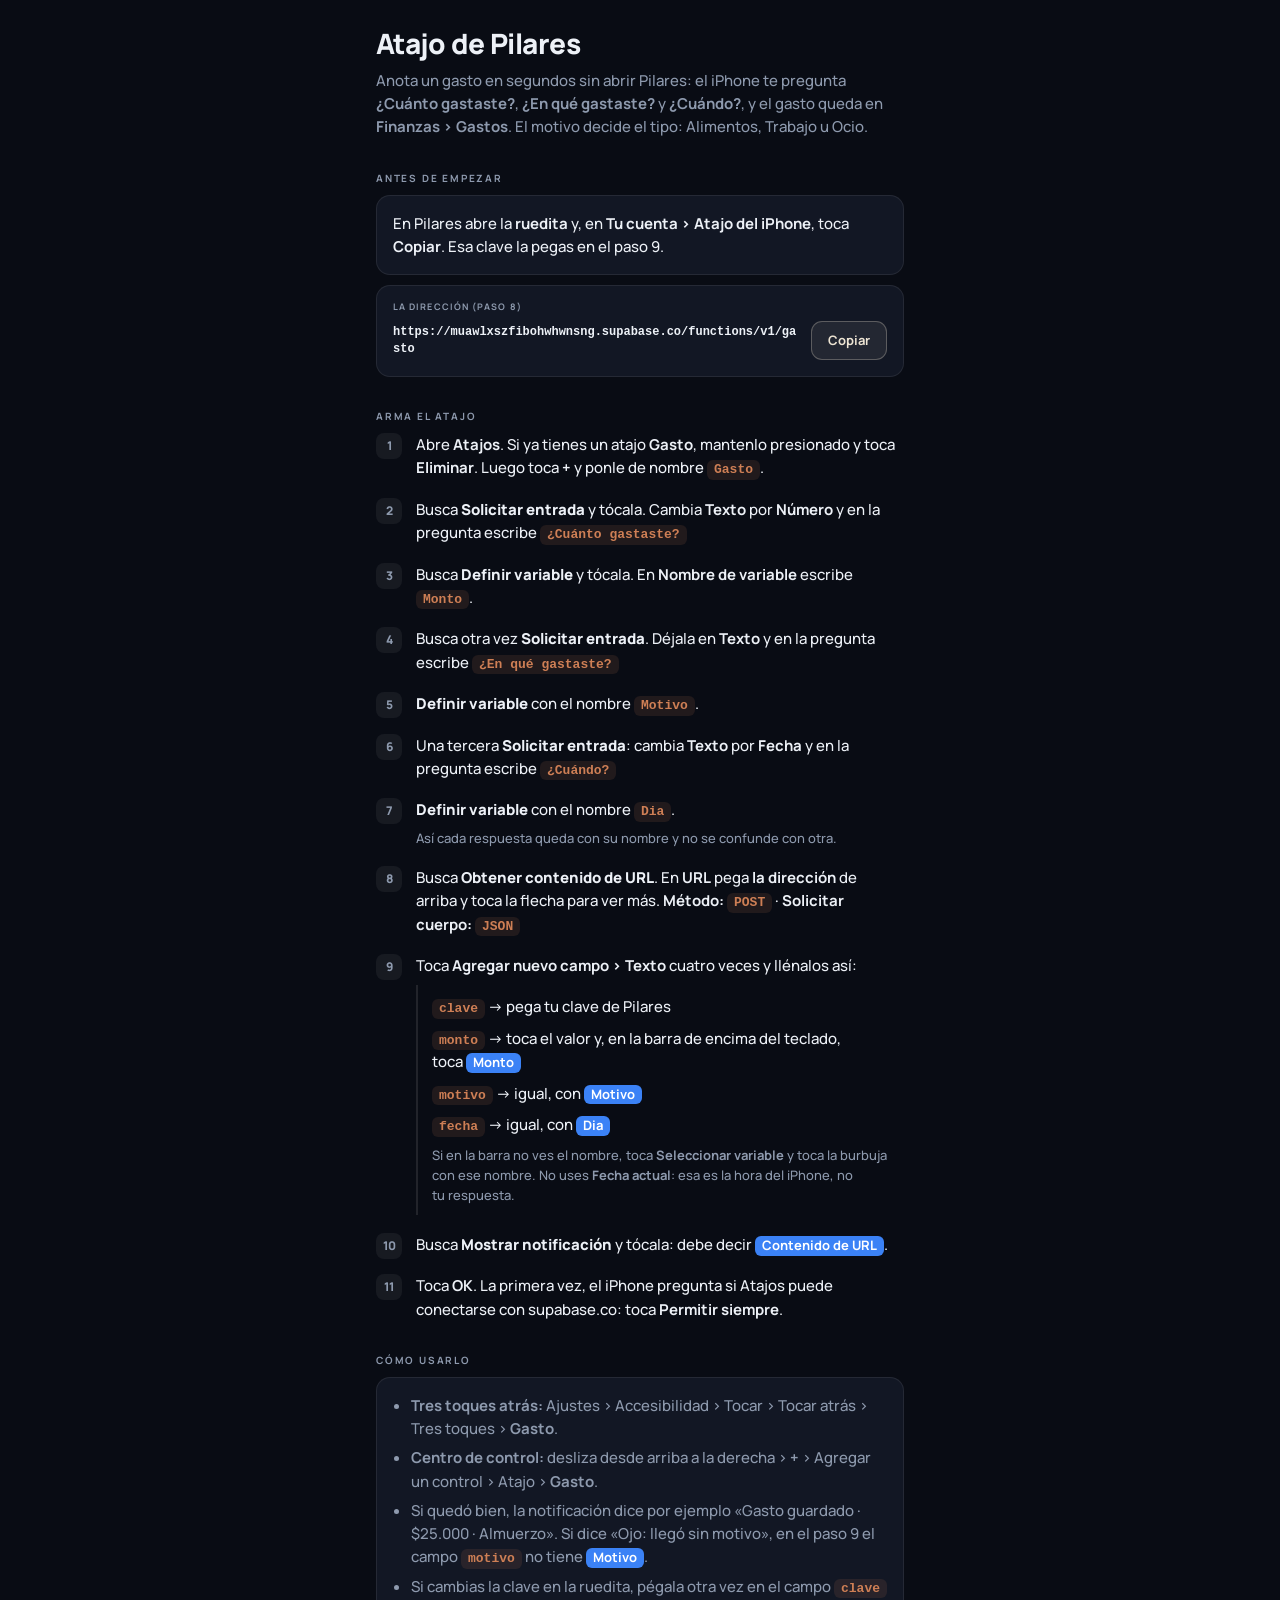
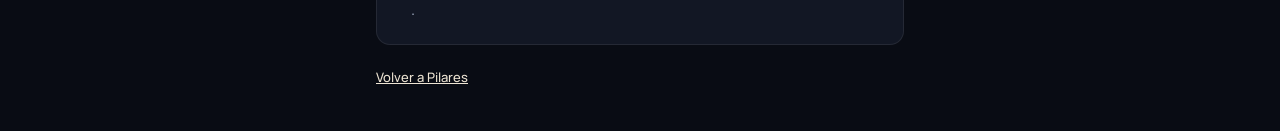
<file: atajo.html>
<!DOCTYPE html>
<html lang="es">
<head>
<meta charset="utf-8">
<meta name="viewport" content="width=device-width, initial-scale=1, viewport-fit=cover">
<title>Atajo de Pilares</title>
<meta name="description" content="Cómo armar el atajo del iPhone que anota un gasto en Pilares sin abrir la app.">
<meta name="theme-color" content="#090C14">
<meta name="color-scheme" content="dark">
<meta name="robots" content="noindex">
<link rel="icon" href="icon.svg?v=2" type="image/svg+xml">
<link rel="preconnect" href="https://fonts.googleapis.com">
<link rel="preconnect" href="https://fonts.gstatic.com" crossorigin>
<link href="https://fonts.googleapis.com/css2?family=Manrope:wght@500;600;700;800&amp;display=swap" rel="stylesheet">
<style>
  :root { --bg: #090C14; --card: #121724; --line: rgba(255,255,255,.08); --txt: #EDF1F7; --sub: #8E9AAE; --mint: #57B9A0; --bone: #EDE4D3; --amber: #CE7F55; --var: #3B82F6; }
  * { box-sizing: border-box; }
  html { -webkit-text-size-adjust: 100%; }
  body { margin: 0; background: var(--bg); color: var(--txt); font: 500 15px/1.55 Manrope, system-ui, sans-serif; }
  main { max-width: 560px; margin: 0 auto; padding: calc(env(safe-area-inset-top, 0px) + 28px) 16px calc(env(safe-area-inset-bottom, 0px) + 48px); }
  h1 { font: 800 28px/1.1 Manrope, sans-serif; letter-spacing: -.02em; margin: 0; }
  .lead { color: var(--sub); margin: 10px 0 0; text-wrap: pretty; }
  h2 { font: 700 10px/1 Manrope, sans-serif; letter-spacing: .18em; color: var(--sub); margin: 34px 0 12px; text-transform: uppercase; }
  .card { background: var(--card); border: 1px solid var(--line); border-radius: 14px; padding: 16px; }
  .card + .card { margin-top: 10px; }
  .copiar { display: flex; gap: 10px; align-items: center; }
  .copiar code { flex: 1; min-width: 0; font: 600 12px/1.4 ui-monospace, Menlo, monospace; color: var(--txt); word-break: break-all; user-select: all; -webkit-user-select: all; }
  button { flex: none; font: 700 13px/1 Manrope, sans-serif; color: var(--bone); background: rgba(237,228,211,.08); border: 1px solid rgba(237,228,211,.28); border-radius: 11px; padding: 12px 16px; cursor: pointer; }
  button:active { transform: translateY(1px); }
  ol { list-style: none; counter-reset: paso; margin: 0; padding: 0; }
  ol > li { counter-increment: paso; position: relative; padding: 0 0 0 40px; margin: 0 0 18px; text-wrap: pretty; }
  ol > li::before { content: counter(paso); position: absolute; left: 0; top: 0; width: 26px; height: 26px; border-radius: 8px; background: rgba(255,255,255,.06); color: var(--sub); font: 800 12px/26px Manrope, sans-serif; text-align: center; }
  .accion { font-weight: 800; color: var(--txt); }
  .var { display: inline-block; font: 700 13px/1.5 Manrope, sans-serif; color: #fff; background: var(--var); border-radius: 6px; padding: 0 7px; }
  .txt { display: inline-block; font: 700 13px/1.5 ui-monospace, Menlo, monospace; color: var(--amber); background: rgba(206,127,85,.12); border-radius: 6px; padding: 0 7px; }
  .dentro { margin: 8px 0 0; padding: 10px 0 2px 14px; border-left: 2px solid rgba(255,255,255,.1); }
  .dentro p { margin: 0 0 8px; }
  .nota { color: var(--sub); font-size: 13px; margin: 6px 0 0; }
  ul.usos { margin: 0; padding: 0 0 0 18px; color: var(--sub); }
  ul.usos li { margin: 0 0 6px; }
  a { color: var(--bone); }
</style>
</head>
<body>
<main>
  <h1>Atajo de Pilares</h1>
  <p class="lead">Anota un gasto en segundos sin abrir Pilares: el iPhone te pregunta <b>¿Cuánto gastaste?</b>, <b>¿En qué gastaste?</b> y <b>¿Cuándo?</b>, y el gasto queda en <b>Finanzas › Gastos</b>. El motivo decide el tipo: Alimentos, Trabajo u Ocio.</p>

  <h2>Antes de empezar</h2>
  <div class="card">
    En Pilares abre la <b>ruedita</b> y, en <b>Tu cuenta › Atajo del iPhone</b>, toca <b>Copiar</b>. Esa clave la pegas en el paso 9.
  </div>
  <div class="card">
    <div style="font:700 9px/1 Manrope,sans-serif;letter-spacing:.12em;color:var(--sub);margin-bottom:10px">LA DIRECCIÓN (PASO 8)</div>
    <div class="copiar">
      <code id="url">https://muawlxszfibohwhwnsng.supabase.co/functions/v1/gasto</code>
      <button type="button" data-copiar="url">Copiar</button>
    </div>
  </div>

  <h2>Arma el atajo</h2>
  <ol>
    <li>Abre <b>Atajos</b>. Si ya tienes un atajo <b>Gasto</b>, mantenlo presionado y toca <b>Eliminar</b>. Luego toca <b>+</b> y ponle de nombre <span class="txt">Gasto</span>.</li>
    <li>Busca <span class="accion">Solicitar entrada</span> y tócala. Cambia <b>Texto</b> por <b>Número</b> y en la pregunta escribe <span class="txt">¿Cuánto gastaste?</span></li>
    <li>Busca <span class="accion">Definir variable</span> y tócala. En <b>Nombre de variable</b> escribe <span class="txt">Monto</span>.</li>
    <li>Busca otra vez <span class="accion">Solicitar entrada</span>. Déjala en <b>Texto</b> y en la pregunta escribe <span class="txt">¿En qué gastaste?</span></li>
    <li><span class="accion">Definir variable</span> con el nombre <span class="txt">Motivo</span>.</li>
    <li>Una tercera <span class="accion">Solicitar entrada</span>: cambia <b>Texto</b> por <b>Fecha</b> y en la pregunta escribe <span class="txt">¿Cuándo?</span></li>
    <li><span class="accion">Definir variable</span> con el nombre <span class="txt">Dia</span>.<p class="nota">Así cada respuesta queda con su nombre y no se confunde con otra.</p></li>
    <li>Busca <span class="accion">Obtener contenido de URL</span>. En <b>URL</b> pega <b>la dirección</b> de arriba y toca la flecha para ver más. <b>Método:</b> <span class="txt">POST</span> · <b>Solicitar cuerpo:</b> <span class="txt">JSON</span></li>
    <li>Toca <b>Agregar nuevo campo › Texto</b> cuatro veces y llénalos así:
      <div class="dentro">
        <p><span class="txt">clave</span> → pega tu clave de Pilares</p>
        <p><span class="txt">monto</span> → toca el valor y, en la barra de encima del teclado, toca <span class="var">Monto</span></p>
        <p><span class="txt">motivo</span> → igual, con <span class="var">Motivo</span></p>
        <p><span class="txt">fecha</span> → igual, con <span class="var">Dia</span></p>
        <p class="nota">Si en la barra no ves el nombre, toca <b>Seleccionar variable</b> y toca la burbuja con ese nombre. No uses <b>Fecha actual</b>: esa es la hora del iPhone, no tu respuesta.</p>
      </div>
    </li>
    <li>Busca <span class="accion">Mostrar notificación</span> y tócala: debe decir <span class="var">Contenido de URL</span>.</li>
    <li>Toca <b>OK</b>. La primera vez, el iPhone pregunta si Atajos puede conectarse con supabase.co: toca <b>Permitir siempre</b>.</li>
  </ol>

  <h2>Cómo usarlo</h2>
  <div class="card">
    <ul class="usos">
      <li><b>Tres toques atrás:</b> Ajustes › Accesibilidad › Tocar › Tocar atrás › Tres toques › <b>Gasto</b>.</li>
      <li><b>Centro de control:</b> desliza desde arriba a la derecha › <b>+</b> › Agregar un control › Atajo › <b>Gasto</b>.</li>
      <li>Si quedó bien, la notificación dice por ejemplo «Gasto guardado · $25.000 · Almuerzo». Si dice «Ojo: llegó sin motivo», en el paso 9 el campo <span class="txt">motivo</span> no tiene <span class="var">Motivo</span>.</li>
      <li>Si cambias la clave en la ruedita, pégala otra vez en el campo <span class="txt">clave</span>.</li>
    </ul>
  </div>
  <p class="nota" style="margin-top:22px"><a href="/">Volver a Pilares</a></p>
</main>
<script>
  document.addEventListener('click', function (e) {
    var b = e.target.closest('[data-copiar]');
    if (!b) return;
    var x = document.getElementById(b.getAttribute('data-copiar'));
    var listo = function () { b.textContent = 'Copiada'; setTimeout(function () { b.textContent = 'Copiar'; }, 1600); };
    try {
      navigator.clipboard.writeText(x.textContent.trim()).then(listo, function () { seleccionar(x); });
    } catch (err) { seleccionar(x); }
  });
  function seleccionar(x) {
    var r = document.createRange(); r.selectNodeContents(x);
    var s = window.getSelection(); s.removeAllRanges(); s.addRange(r);
  }
</script>
</body>
</html>
</file>
